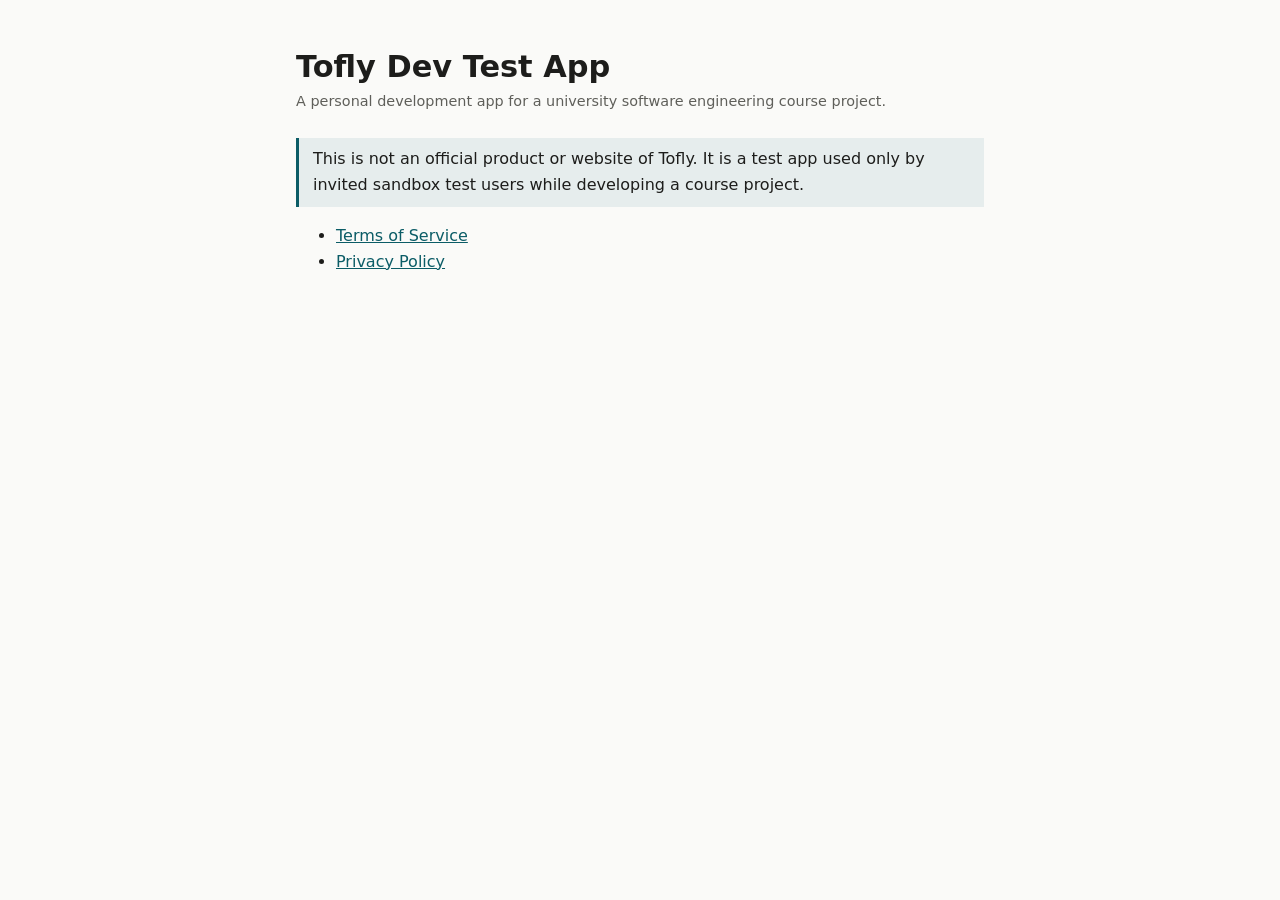
<file: index.html>
<!doctype html>
<html lang="en">
<head>
<meta charset="utf-8">
<meta name="viewport" content="width=device-width,initial-scale=1">
<title>Tofly Dev Test App</title>
<link rel="stylesheet" href="style.css">
</head>
<body>
<main>
<h1>Tofly Dev Test App</h1>
<p class="meta">A personal development app for a university software engineering course project.</p>
<div class="note">This is not an official product or website of Tofly. It is a test app used only by invited sandbox test users while developing a course project.</div>
<ul>
<li><a href="terms.html">Terms of Service</a></li>
<li><a href="privacy.html">Privacy Policy</a></li>
</ul>
</main>
</body>
</html>
</file>
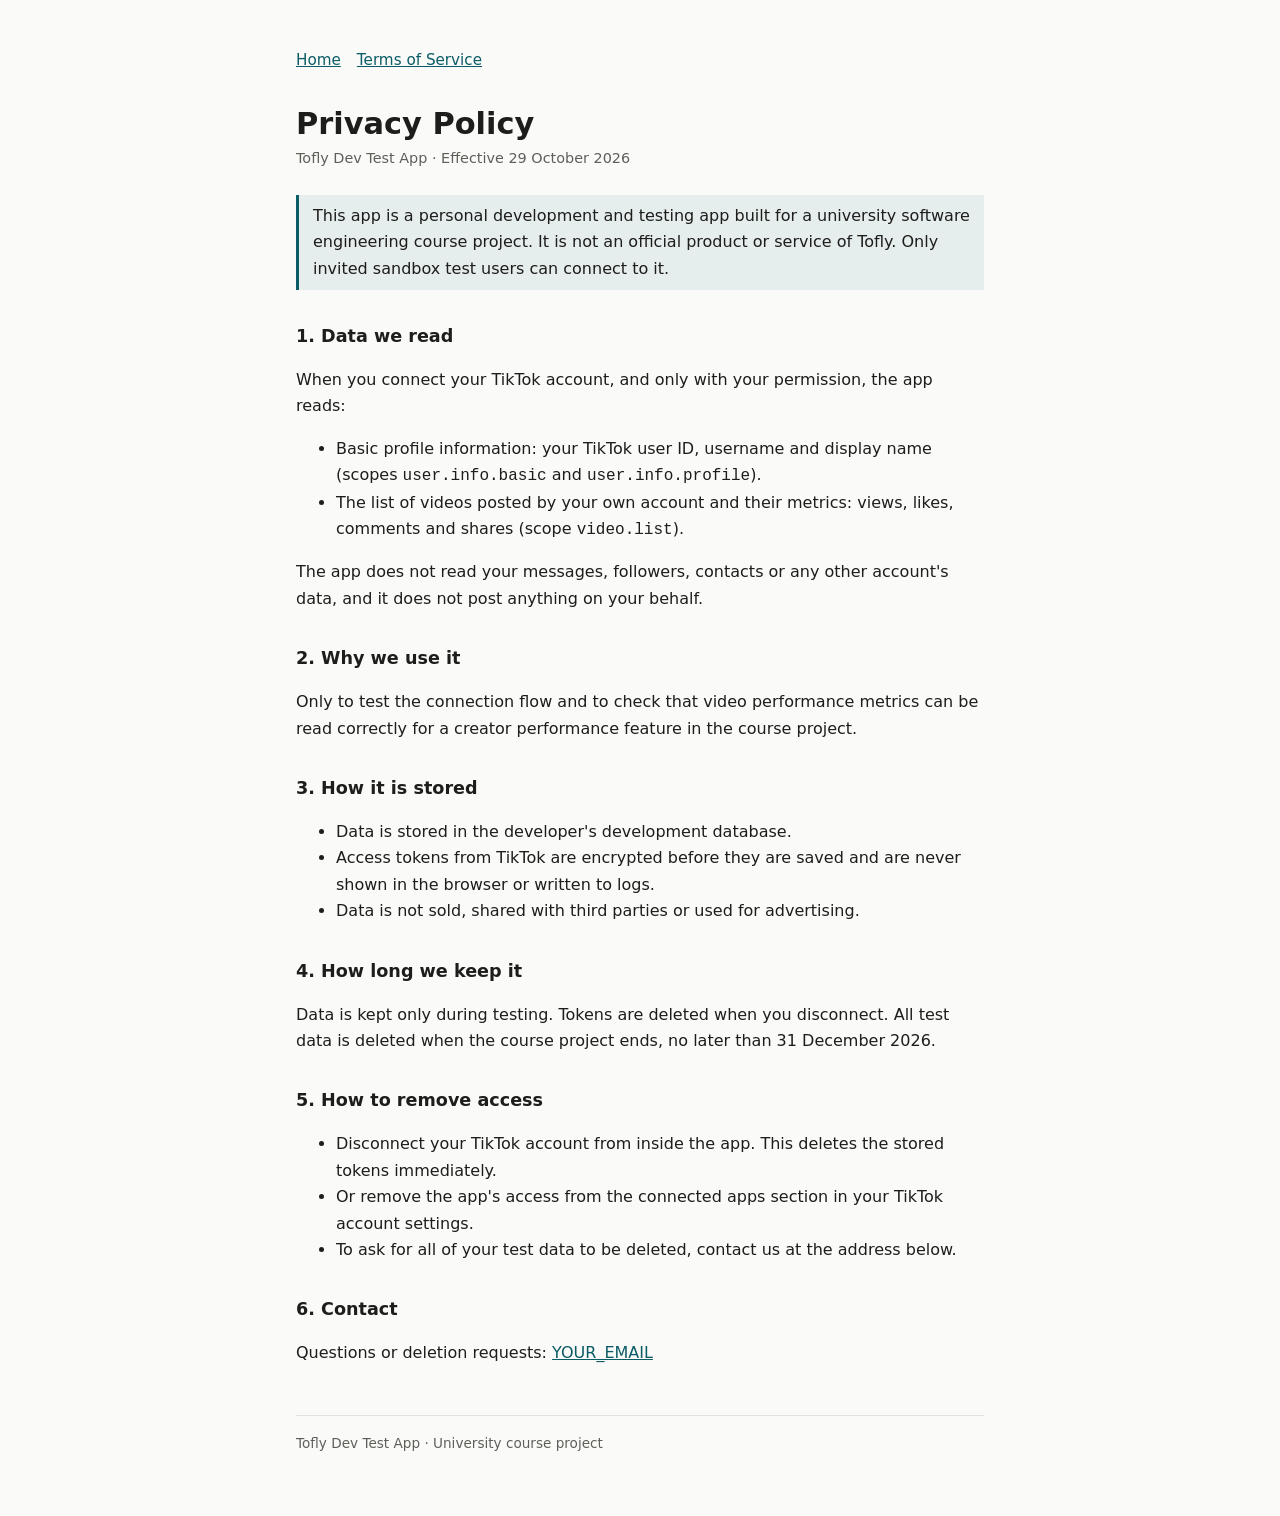
<file: privacy.html>
<!doctype html>
<html lang="en">
<head>
<meta charset="utf-8">
<meta name="viewport" content="width=device-width,initial-scale=1">
<title>Privacy Policy</title>
<link rel="stylesheet" href="style.css">
</head>
<body>
<main>
<nav><a href="./">Home</a><a href="terms.html">Terms of Service</a></nav>
<h1>Privacy Policy</h1>
<p class="meta">Tofly Dev Test App · Effective 29 October 2026</p>

<div class="note">This app is a personal development and testing app built for a university software engineering course project. It is not an official product or service of Tofly. Only invited sandbox test users can connect to it.</div>

<h2>1. Data we read</h2>
<p>When you connect your TikTok account, and only with your permission, the app reads:</p>
<ul>
<li>Basic profile information: your TikTok user ID, username and display name (scopes <code>user.info.basic</code> and <code>user.info.profile</code>).</li>
<li>The list of videos posted by your own account and their metrics: views, likes, comments and shares (scope <code>video.list</code>).</li>
</ul>
<p>The app does not read your messages, followers, contacts or any other account's data, and it does not post anything on your behalf.</p>

<h2>2. Why we use it</h2>
<p>Only to test the connection flow and to check that video performance metrics can be read correctly for a creator performance feature in the course project.</p>

<h2>3. How it is stored</h2>
<ul>
<li>Data is stored in the developer's development database.</li>
<li>Access tokens from TikTok are encrypted before they are saved and are never shown in the browser or written to logs.</li>
<li>Data is not sold, shared with third parties or used for advertising.</li>
</ul>

<h2>4. How long we keep it</h2>
<p>Data is kept only during testing. Tokens are deleted when you disconnect. All test data is deleted when the course project ends, no later than 31 December 2026.</p>

<h2>5. How to remove access</h2>
<ul>
<li>Disconnect your TikTok account from inside the app. This deletes the stored tokens immediately.</li>
<li>Or remove the app's access from the connected apps section in your TikTok account settings.</li>
<li>To ask for all of your test data to be deleted, contact us at the address below.</li>
</ul>

<h2>6. Contact</h2>
<p>Questions or deletion requests: <a href="mailto:YOUR_EMAIL">YOUR_EMAIL</a></p>

<footer>Tofly Dev Test App · University course project</footer>
</main>
</body>
</html>
</file>
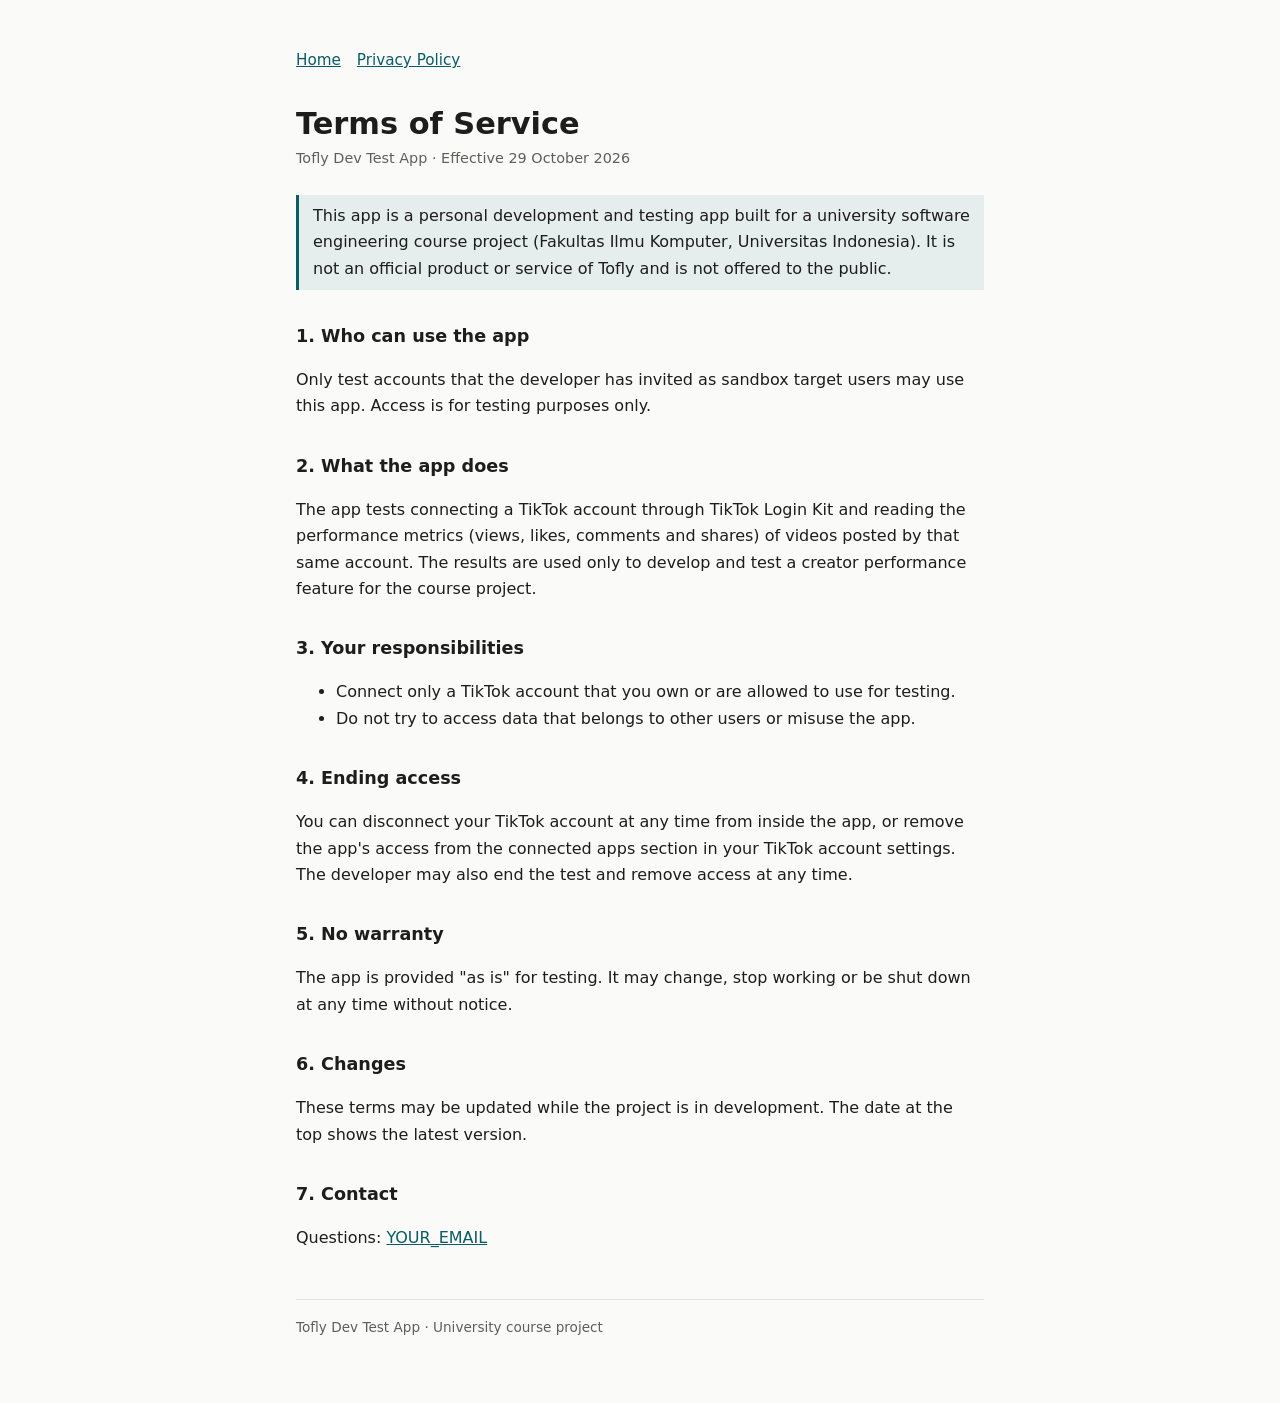
<file: terms.html>
<!doctype html>
<html lang="en">
<head>
<meta charset="utf-8">
<meta name="viewport" content="width=device-width,initial-scale=1">
<title>Terms of Service</title>
<link rel="stylesheet" href="style.css">
</head>
<body>
<main>
<nav><a href="./">Home</a><a href="privacy.html">Privacy Policy</a></nav>
<h1>Terms of Service</h1>
<p class="meta">Tofly Dev Test App · Effective 29 October 2026</p>

<div class="note">This app is a personal development and testing app built for a university software engineering course project (Fakultas Ilmu Komputer, Universitas Indonesia). It is not an official product or service of Tofly and is not offered to the public.</div>

<h2>1. Who can use the app</h2>
<p>Only test accounts that the developer has invited as sandbox target users may use this app. Access is for testing purposes only.</p>

<h2>2. What the app does</h2>
<p>The app tests connecting a TikTok account through TikTok Login Kit and reading the performance metrics (views, likes, comments and shares) of videos posted by that same account. The results are used only to develop and test a creator performance feature for the course project.</p>

<h2>3. Your responsibilities</h2>
<ul>
<li>Connect only a TikTok account that you own or are allowed to use for testing.</li>
<li>Do not try to access data that belongs to other users or misuse the app.</li>
</ul>

<h2>4. Ending access</h2>
<p>You can disconnect your TikTok account at any time from inside the app, or remove the app's access from the connected apps section in your TikTok account settings. The developer may also end the test and remove access at any time.</p>

<h2>5. No warranty</h2>
<p>The app is provided "as is" for testing. It may change, stop working or be shut down at any time without notice.</p>

<h2>6. Changes</h2>
<p>These terms may be updated while the project is in development. The date at the top shows the latest version.</p>

<h2>7. Contact</h2>
<p>Questions: <a href="mailto:YOUR_EMAIL">YOUR_EMAIL</a></p>

<footer>Tofly Dev Test App · University course project</footer>
</main>
</body>
</html>
</file>
<file: style.css>
:root{--bg:#fafaf8;--fg:#1d1d1b;--muted:#5f5f5a;--line:#e3e2dc;--accent:#0b5c66}
@media (prefers-color-scheme:dark){:root{--bg:#141413;--fg:#ecebe6;--muted:#a9a8a1;--line:#2c2b29;--accent:#7cc4cc}}
*{box-sizing:border-box}
body{margin:0;background:var(--bg);color:var(--fg);font:16px/1.65 system-ui,-apple-system,"Segoe UI",Roboto,sans-serif}
main{max-width:720px;margin:0 auto;padding:48px 16px 64px}
h1{font-size:1.9rem;line-height:1.25;margin:0 0 4px}
h2{font-size:1.1rem;margin:32px 0 8px}
p,li{color:var(--fg)}
.meta{color:var(--muted);font-size:.9rem;margin:0 0 24px}
.note{border-left:3px solid var(--accent);padding:8px 14px;background:color-mix(in srgb,var(--accent) 8%,transparent);margin:16px 0}
a{color:var(--accent)}
nav{margin-bottom:32px;font-size:.95rem}
nav a{margin-right:16px}
footer{margin-top:48px;border-top:1px solid var(--line);padding-top:16px;color:var(--muted);font-size:.85rem}
</file>
